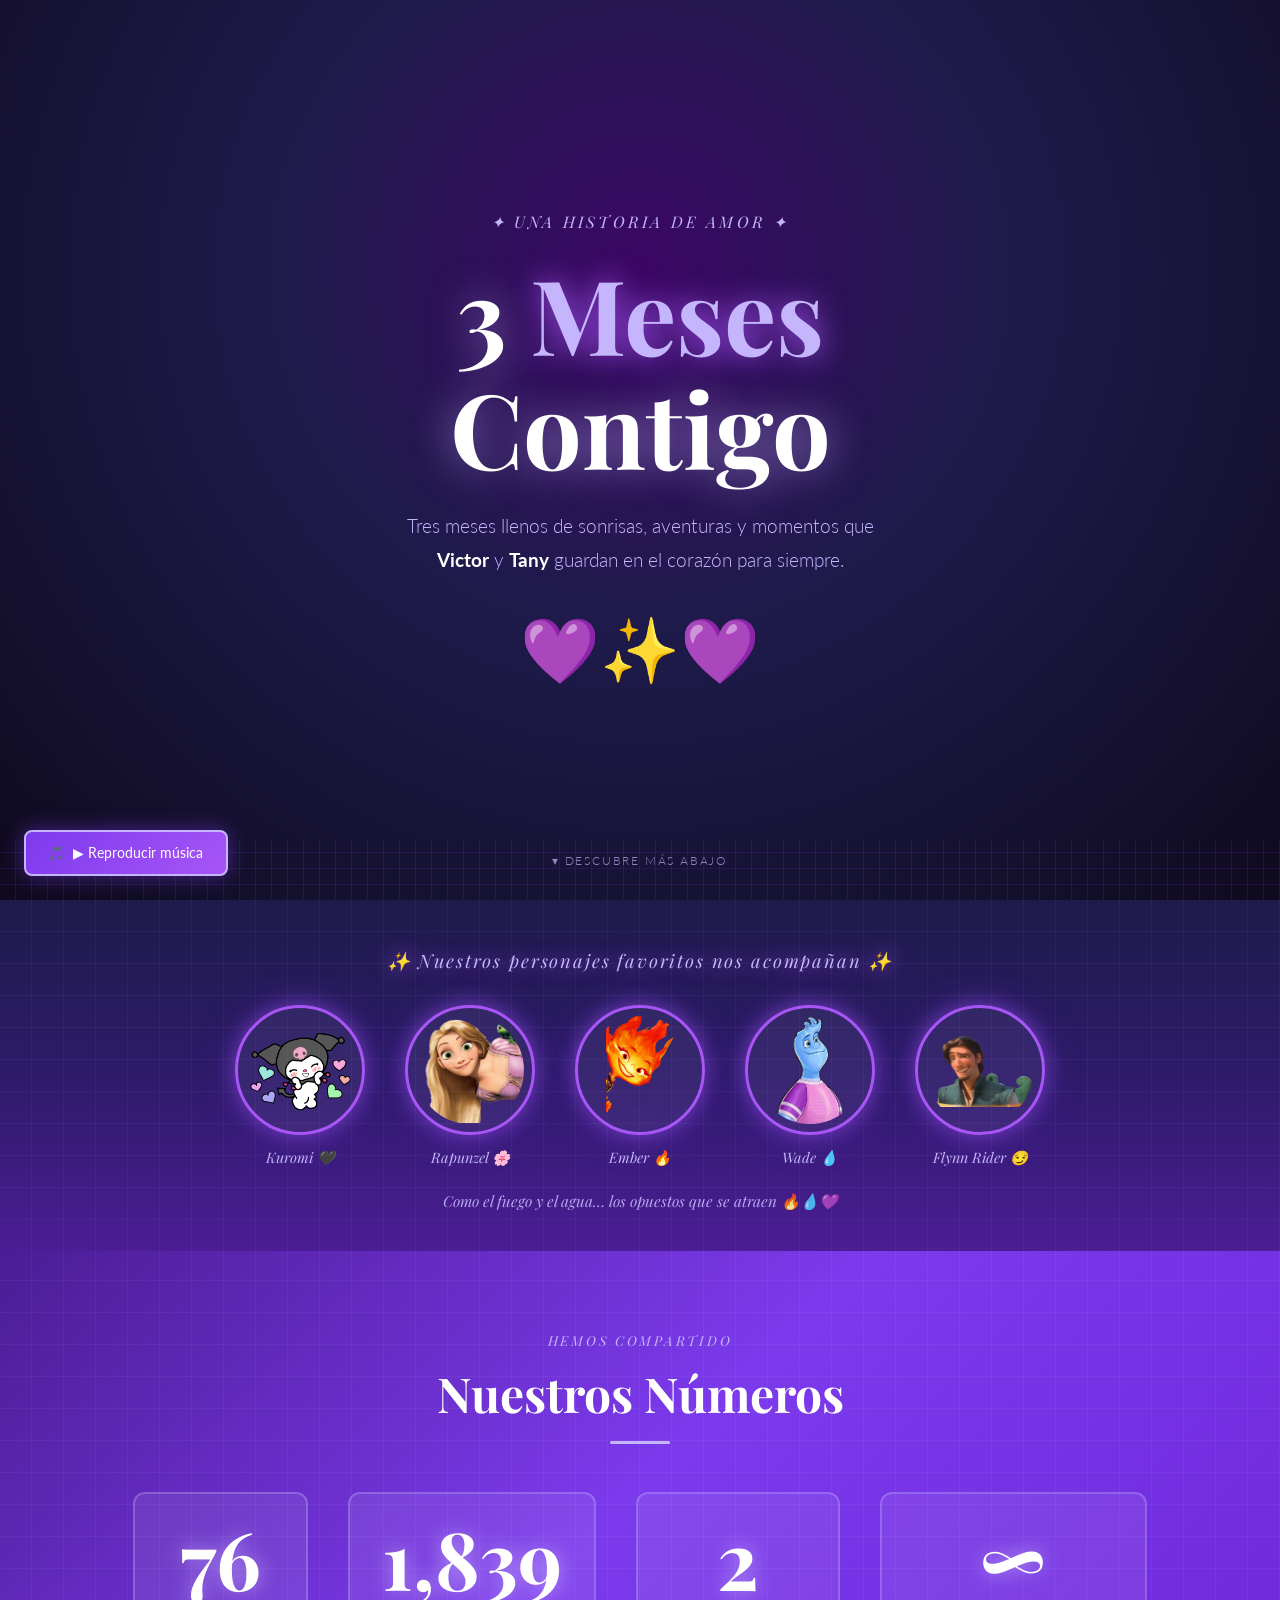
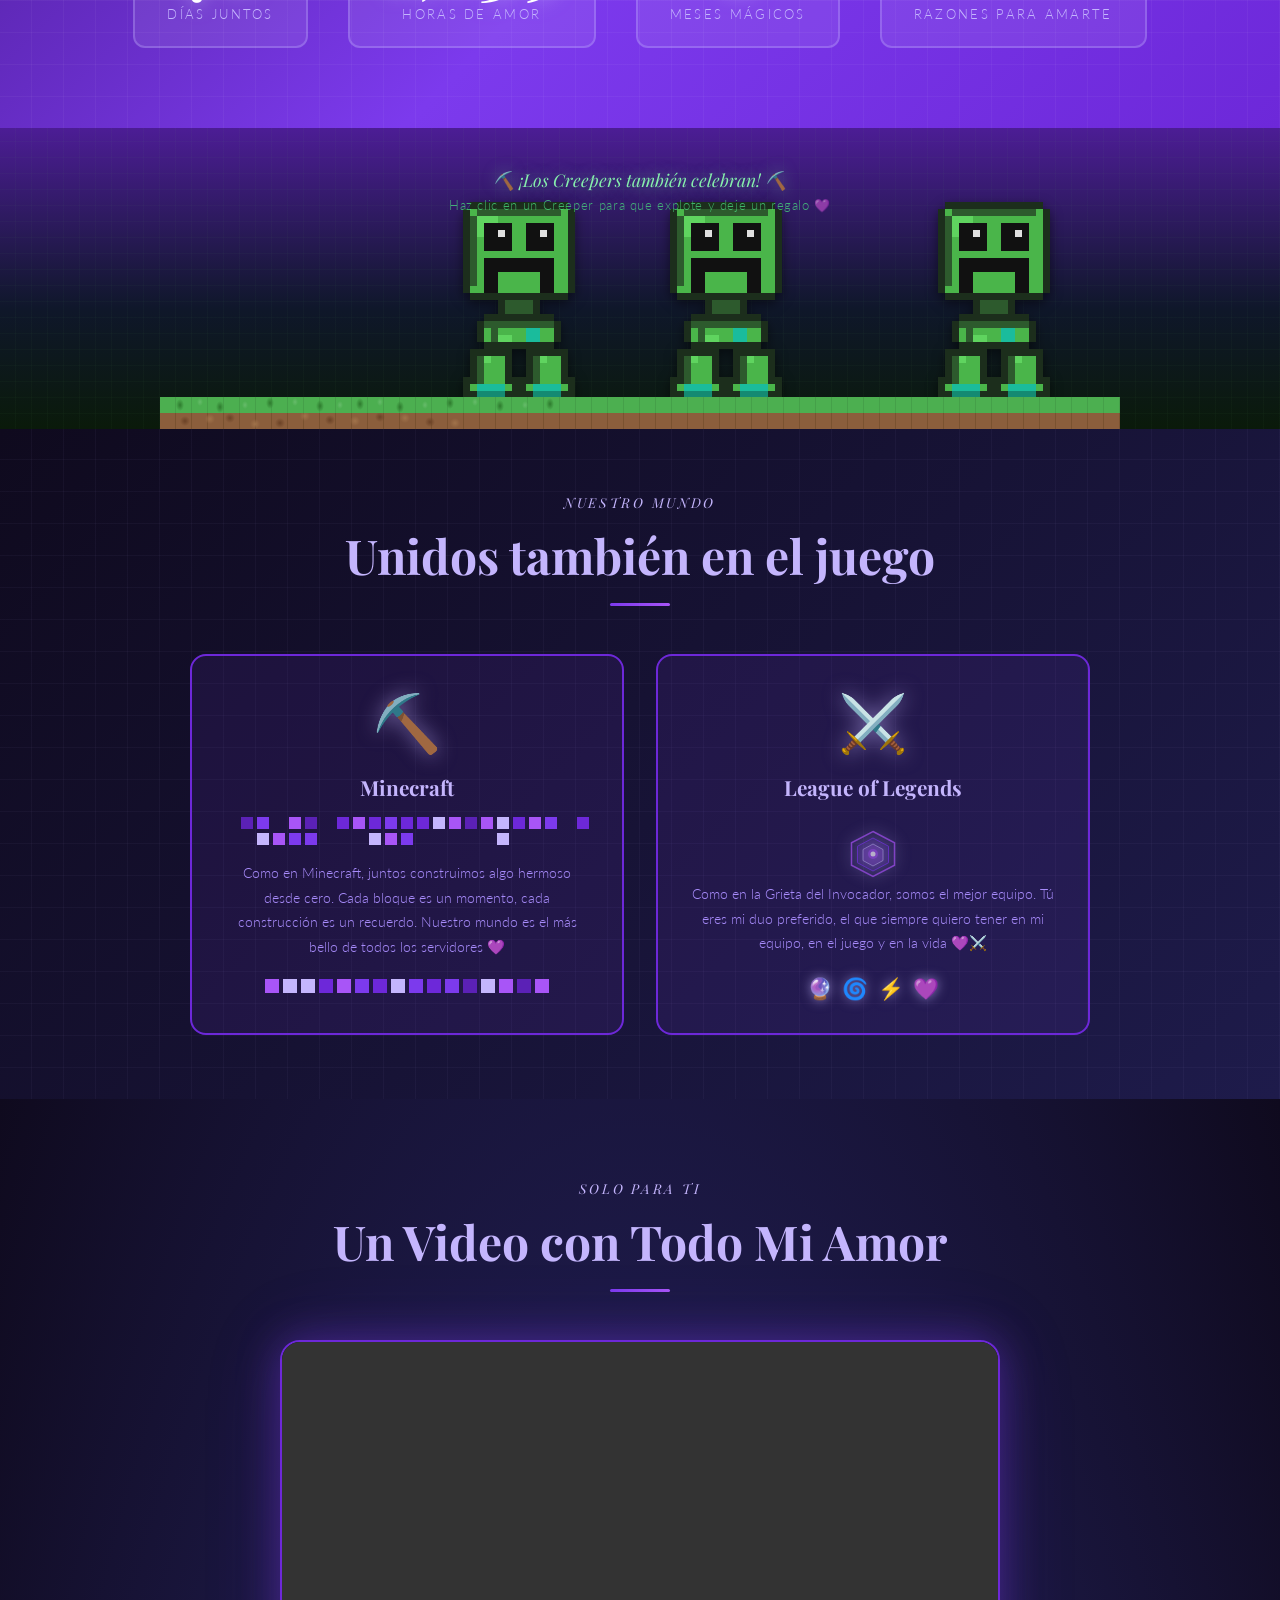
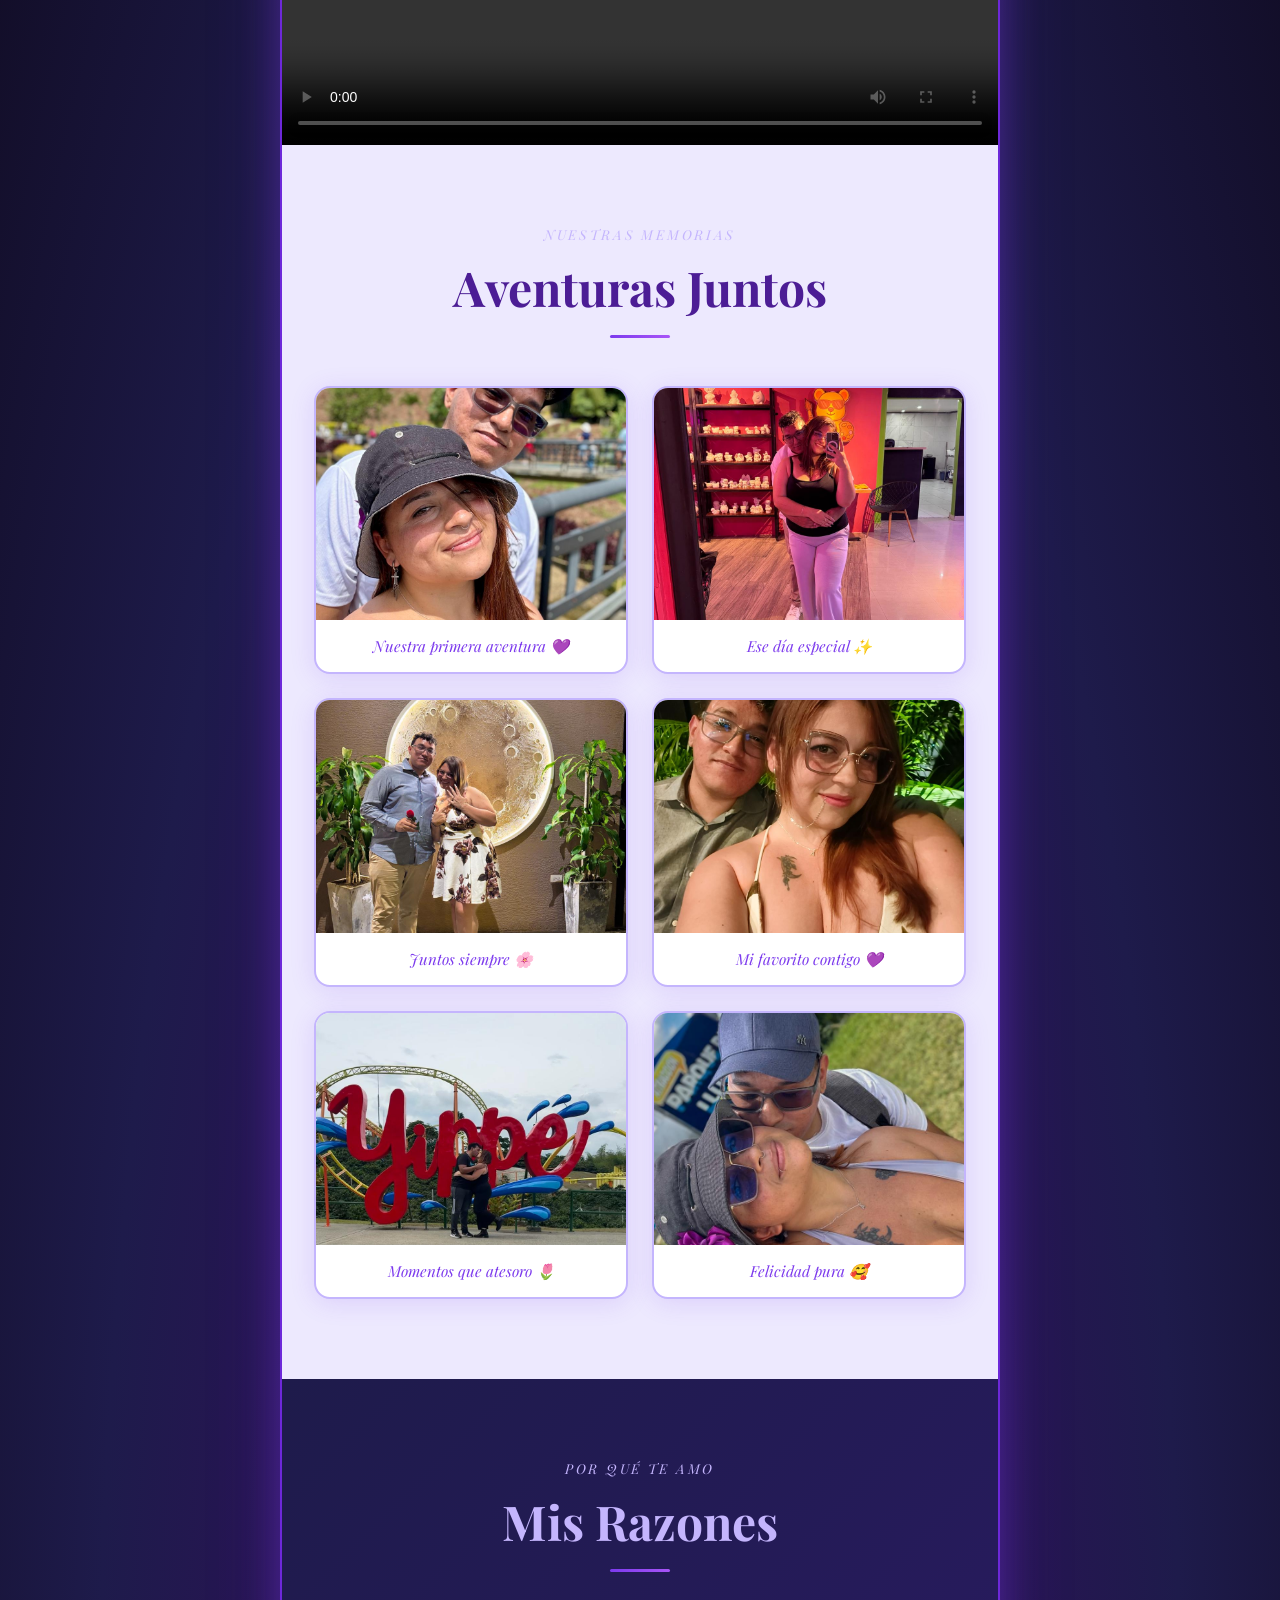
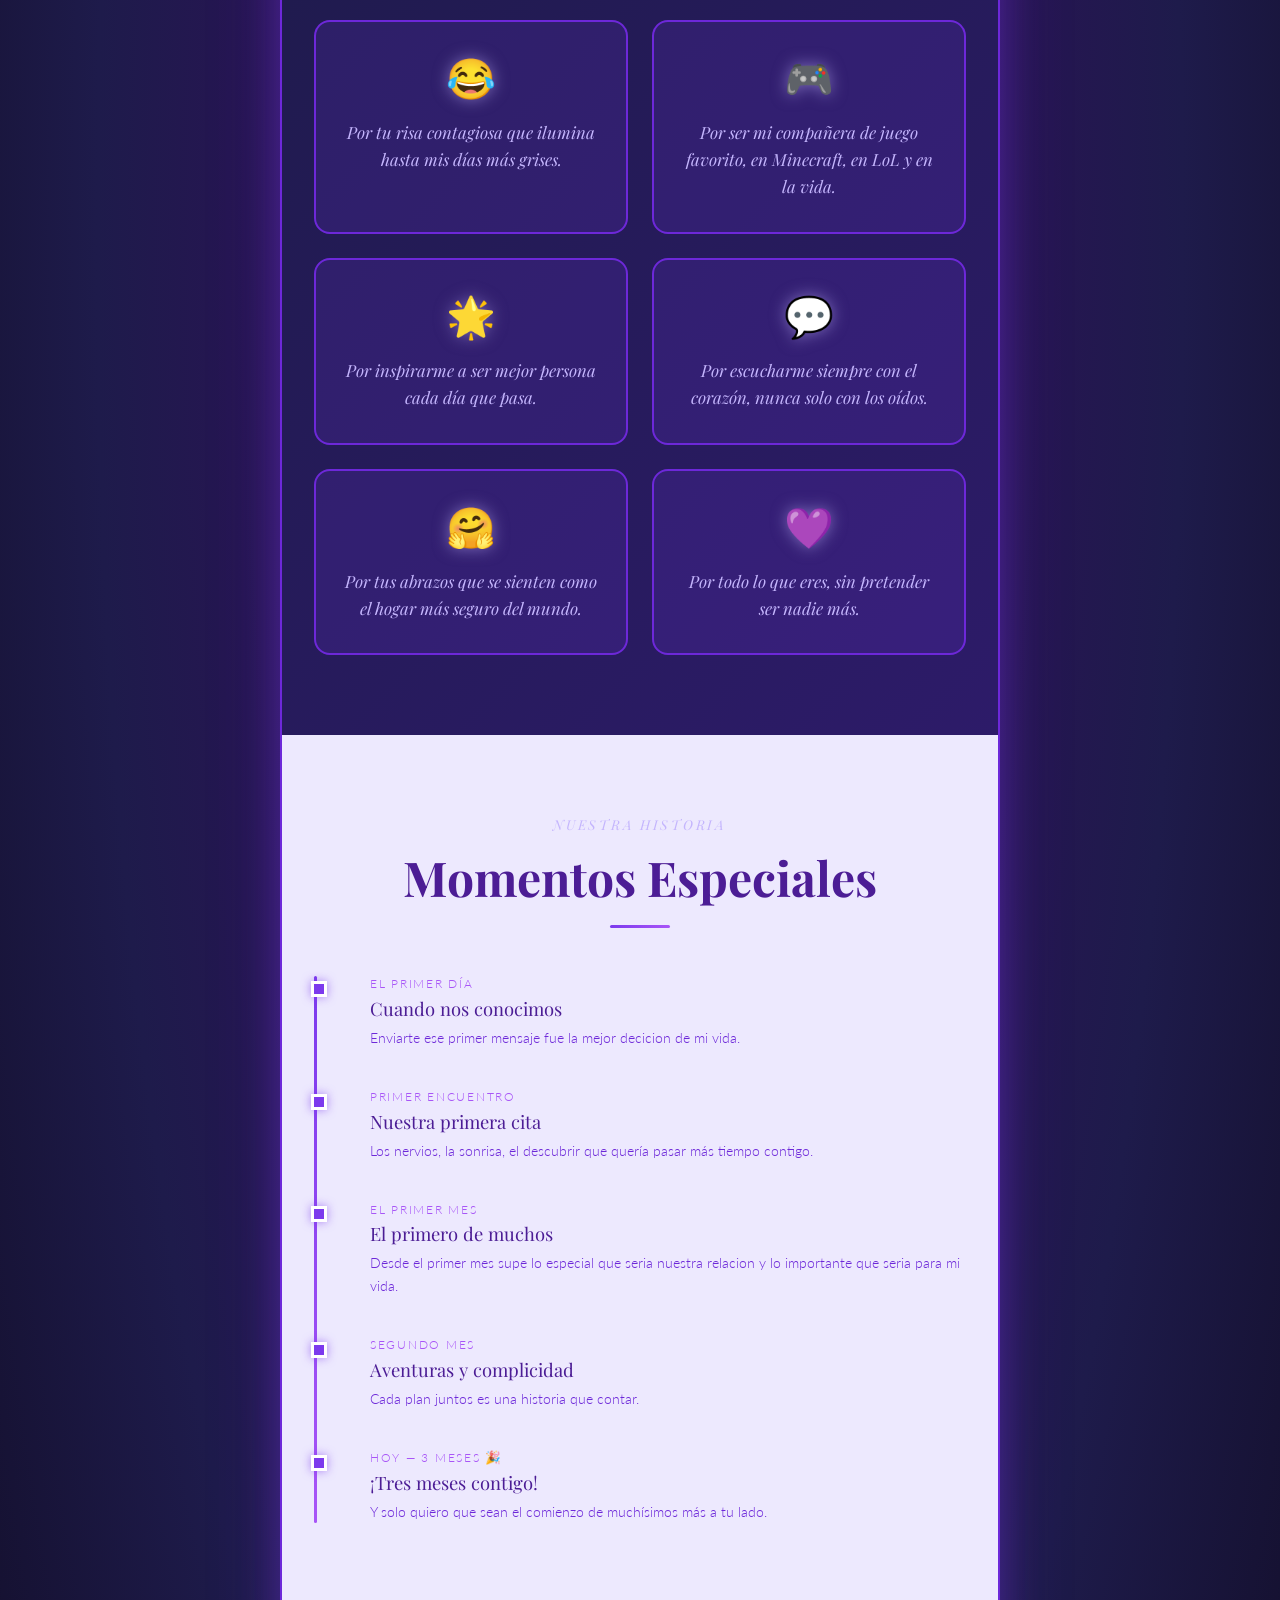
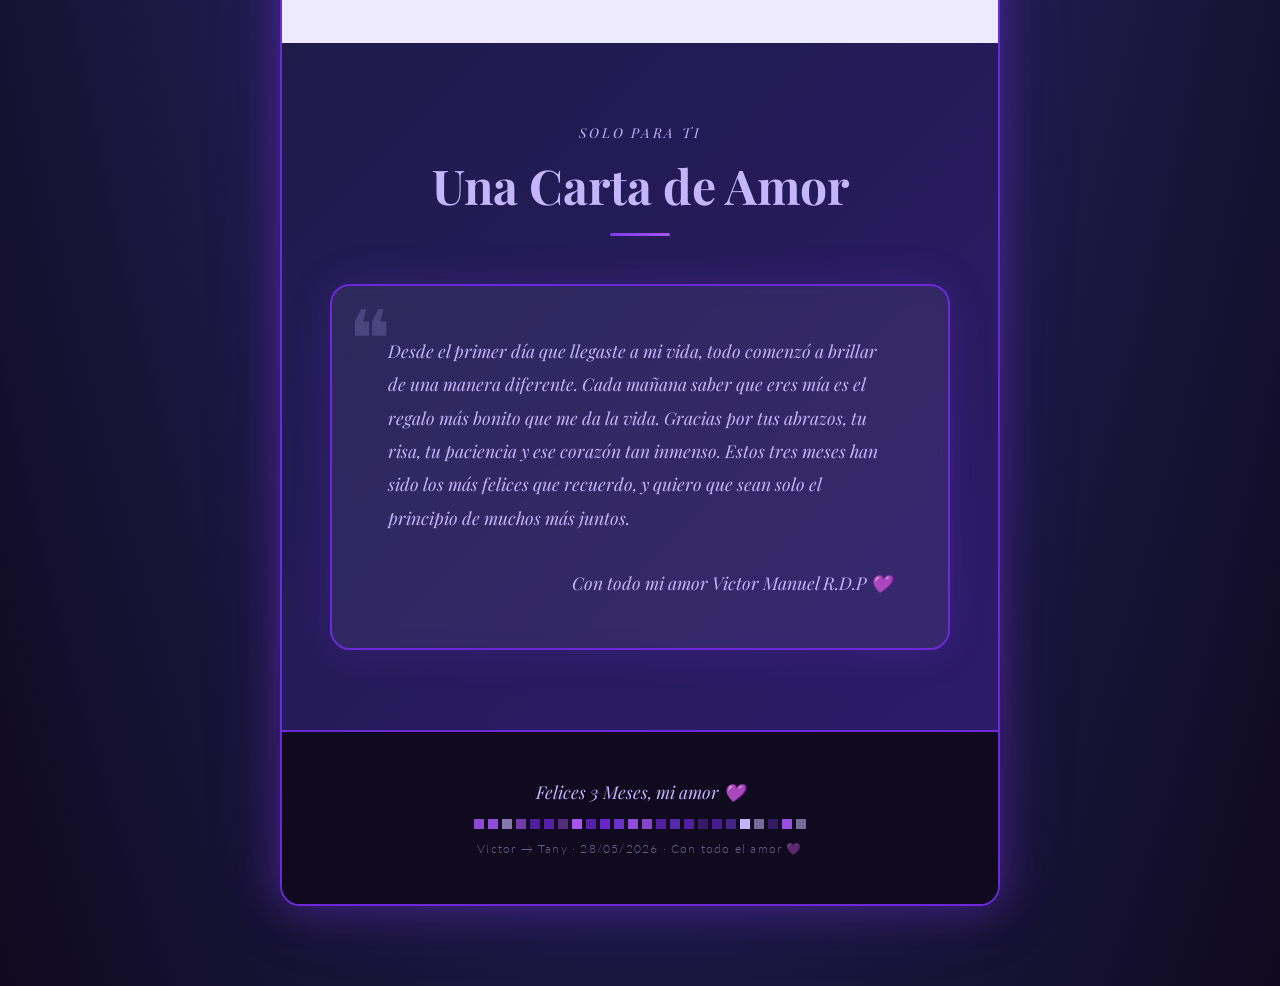
<file: index.html>
<!DOCTYPE html>
<html lang="es">
<head>
  <meta charset="UTF-8">
  <meta name="viewport" content="width=device-width, initial-scale=1.0">
  <title>3 Meses Contigo 💜</title>
  <link rel="preconnect" href="https://fonts.googleapis.com">
  <link href="https://fonts.googleapis.com/css2?family=Playfair+Display:ital,wght@0,400;0,700;1,400&family=Lato:wght@300;400&display=swap" rel="stylesheet">
  <link rel="stylesheet" href="css/style.css">
</head>
<body>

<!-- ═══════════════════════════════════════════
     AUDIO
     Pon tu canción en assets/audio/cancion.mp3
     ═══════════════════════════════════════════ -->
<audio id="bgMusic" loop>
  <source src="assets/audio/cancion.mp3" type="audio/mpeg">
</audio>

<!-- Fondo de estrellas pixel -->
<div class="pixel-bg" id="pixelBg"></div>

<!-- Botón música -->
<button class="music-btn" id="musicBtn" onclick="toggleMusic()">
  <span class="music-note">🎵</span>
  <span id="musicLabel">Pausar música</span>
</button>


<!-- ═══════════════════════════════════════════
     HERO
     EDITA: nombres en hero-sub
     ═══════════════════════════════════════════ -->
<section class="hero">
  <div class="hero-pixels"></div>
  <p class="hero-badge">✦ Una historia de amor ✦</p>
  <h1 class="hero-title">3 <span>Meses</span><br>Contigo</h1>

  <!-- ══ EDITA LOS NOMBRES ══ -->
  <p class="hero-sub">
    Tres meses llenos de sonrisas, aventuras y momentos que
    <strong>Victor</strong> y <strong>Tany</strong>
    guardan en el corazón para siempre.
  </p>

  <div class="heart-burst">💜✨💜</div>
  <p class="scroll-hint">▾ descubre más abajo</p>
</section>


<!-- ═══════════════════════════════════════════
     PERSONAJES FAVORITOS
     Imágenes en assets/images/
     ═══════════════════════════════════════════ -->
<div class="chars-strip">
  <p class="chars-title">✨ Nuestros personajes favoritos nos acompañan ✨</p>
  <div class="chars-row">

    <div class="char-wrap float-a">
      <img class="char-img" src="assets/images/kuromi.png" alt="Kuromi"
           onerror="this.style.background='#2b2b2b';this.style.borderColor='#cc0055'">
      <span class="char-label">Kuromi 🖤</span>
    </div>

    <div class="char-wrap float-b">
      <img class="char-img" src="assets/images/rapunzel.png" alt="Rapunzel"
           onerror="this.style.background='#9b59b6'">
      <span class="char-label">Rapunzel 🌸</span>
    </div>

    <div class="char-wrap float-c">
      <img class="char-img" src="assets/images/ember.png" alt="Ember"
           onerror="this.style.background='#e84118'">
      <span class="char-label">Ember 🔥</span>
    </div>

    <div class="char-wrap float-d">
      <img class="char-img" src="assets/images/wade.png" alt="Wade"
           onerror="this.style.background='#29b6f6'">
      <span class="char-label">Wade 💧</span>
    </div>

    <div class="char-wrap float-e">
      <img class="char-img" src="assets/images/flynn.png" alt="Flynn Rider"
           onerror="this.style.background='#5d4037'">
      <span class="char-label">Flynn Rider 😏</span>
    </div>

  </div>
  <div class="chars-couple">
    <p>Como el fuego y el agua… los opuestos que se atraen 🔥💧💜</p>
  </div>
</div>


<!-- ═══════════════════════════════════════════
     CONTADORES
     ═══════════════════════════════════════════ -->
<section class="counter-section">
  <p class="section-label">Hemos compartido</p>
  <h2 class="section-title">Nuestros Números</h2>
  <div class="section-rule"></div>
  <div class="counter-grid" id="counters">
    <div class="counter-item">
      <div class="counter-num" data-target="90">89</div>
      <div class="counter-label">Días juntos</div>
    </div>
    <div class="counter-item">
      <div class="counter-num" data-target="2160">2136</div>
      <div class="counter-label">Horas de amor</div>
    </div>
    <div class="counter-item">
      <div class="counter-num" data-target="3">3</div>
      <div class="counter-label">Meses mágicos</div>
    </div>
    <div class="counter-item">
      <div class="counter-num" data-target="0" data-special="true">∞</div>
      <div class="counter-label">Razones para amarte</div>
    </div>
  </div>
</section>


<!-- ═══════════════════════════════════════════
     CREEPERS DE MINECRAFT
     ═══════════════════════════════════════════ -->
<div class="creeper-zone" id="creeperZone">
  <p class="creeper-zone-title">⛏️ ¡Los Creepers también celebran! ⛏️</p>
  <p class="creeper-zone-sub">Haz clic en un Creeper para que explote y deje un regalo 💜</p>

  <!-- Campo de creepers (las nubes se inyectan aquí desde JS) -->
  <div class="creeper-field" id="creeperField">
    <!-- Suelo estilo Minecraft -->
    <div class="mc-ground">
      <div class="mc-ground-grass"></div>
      <div class="mc-ground-dirt"></div>
    </div>
  </div>
</div>


<!-- ═══════════════════════════════════════════
     GAMING — Minecraft & LoL
     EDITA: textos dentro de game-text
     ═══════════════════════════════════════════ -->
<section class="gaming-section">
  <p class="section-label" style="color:var(--purple-glow)">Nuestro mundo</p>
  <h2 class="section-title" style="color:var(--purple-glow)">Unidos también en el juego</h2>
  <div class="section-rule"></div>
  <div class="gaming-grid">

    <div class="game-card">
      <span class="game-logo">⛏️</span>
      <h3 class="game-title">Minecraft</h3>
      <div class="mc-pixels" id="mcHeart"></div>
      <!-- ══ EDITA ══ -->
      <p class="game-text" style="margin-top:1rem">
        Como en Minecraft, juntos construimos algo hermoso desde cero.
        Cada bloque es un momento, cada construcción es un recuerdo.
        Nuestro mundo es el más bello de todos los servidores 💜
      </p>
      <div class="mc-pixels" style="margin-top:1.2rem" id="mcBlocks"></div>
    </div>

    <div class="game-card">
      <span class="game-logo">⚔️</span>
      <h3 class="game-title">League of Legends</h3>
      <svg class="lol-rune" viewBox="0 0 100 100" xmlns="http://www.w3.org/2000/svg">
        <polygon points="50,5 93,27.5 93,72.5 50,95 7,72.5 7,27.5" fill="none" stroke="#a855f7" stroke-width="3"/>
        <polygon points="50,18 81,34.5 81,67.5 50,84 19,67.5 19,34.5" fill="rgba(124,58,237,.2)" stroke="#7c3aed" stroke-width="2"/>
        <polygon points="50,30 70,41 70,63 50,74 30,63 30,41" fill="rgba(168,85,247,.3)" stroke="#c4b5fd" stroke-width="1.5"/>
        <circle cx="50" cy="50" r="10" fill="#a855f7" opacity=".8"/>
        <circle cx="50" cy="50" r="5" fill="white" opacity=".9"/>
      </svg>
      <!-- ══ EDITA ══ -->
      <p class="game-text">
        Como en la Grieta del Invocador, somos el mejor equipo.
        Tú eres mi duo preferido, el que siempre quiero tener en mi equipo,
        en el juego y en la vida 💜⚔️
      </p>
      <div style="display:flex;justify-content:center;gap:.6rem;margin-top:1.2rem;font-size:1.3rem;filter:drop-shadow(0 0 6px rgba(196,181,253,.6))">
        <span>🔮</span><span>🌀</span><span>⚡</span><span>💜</span>
      </div>
    </div>

  </div>
</section>


<!-- ═══════════════════════════════════════════
     VIDEO ROMÁNTICO
     ═══════════════════════════════════════════ -->
<section class="video-section">
  <p class="section-label">Solo para ti</p>
  <h2 class="section-title">Un Video con Todo Mi Amor</h2>
  <div class="section-rule"></div>

  <div class="video-wrapper">
    
    <video controls>
      <source src="assets/video/mi-video.mp4" type="video/mp4">
    </video>
    <!--
    ══════════════════════════════════════════════════════
    OPCIÓN A — Video local (MP4 en tu proyecto)
    Sube el archivo a assets/video/ y descomenta:

    <video controls>
      <source src="assets/video/mi-video.mp4" type="video/mp4">
    </video>

    ══════════════════════════════════════════════════════
    OPCIÓN B — YouTube embed
    Reemplaza XXXXXXXXXXX con el ID del video:

    <iframe
      src="https://www.youtube.com/embed/XXXXXXXXXXX?rel=0"
      allow="accelerometer; autoplay; clipboard-write; encrypted-media; gyroscope; picture-in-picture"
      allowfullscreen>
    </iframe>

  </div>
</section>


<!-- ═══════════════════════════════════════════
     GALERÍA — SOLO LECTURA
     EDITA el array `photos` en js/main.js
     Agrega tus fotos a assets/images/ y pon
     la ruta en el campo src de cada elemento.
     ═══════════════════════════════════════════ -->
<section class="gallery-section">
  <p class="section-label">Nuestras memorias</p>
  <h2 class="section-title">Aventuras Juntos</h2>
  <div class="section-rule"></div>
  <div class="gallery-grid" id="galleryGrid"></div>
</section>


<!-- ═══════════════════════════════════════════
     RAZONES
     EDITA el array `reasons` en js/main.js
     ═══════════════════════════════════════════ -->
<section class="reasons-section">
  <p class="section-label">Por qué te amo</p>
  <h2 class="section-title" style="color:var(--purple-glow)">Mis Razones</h2>
  <div class="section-rule"></div>
  <div class="reasons-grid" id="reasonsGrid"></div>
</section>


<!-- ═══════════════════════════════════════════
     LÍNEA DE TIEMPO
     EDITA el array `timelineEvents` en js/main.js
     ═══════════════════════════════════════════ -->
<section class="timeline-section">
  <p class="section-label">Nuestra historia</p>
  <h2 class="section-title">Momentos Especiales</h2>
  <div class="section-rule"></div>
  <div class="timeline" id="timelineList"></div>
</section>


<!-- ═══════════════════════════════════════════
     CARTA DE AMOR
     EDITA el texto del párrafo y la firma
     ═══════════════════════════════════════════ -->
<section class="letter-section">
  <p class="section-label">Solo para ti</p>
  <h2 class="section-title" style="color:var(--purple-glow)">Una Carta de Amor</h2>
  <div class="section-rule"></div>
  <div class="letter">
    <!-- ══ EDITA LA CARTA ══ -->
    <p>
      Desde el primer día que llegaste a mi vida, todo comenzó a brillar de una manera
      diferente. Cada mañana saber que eres mía es el regalo más bonito que me da
      la vida. Gracias por tus abrazos, tu risa, tu paciencia y ese corazón tan inmenso.
      Estos tres meses han sido los más felices que recuerdo, y quiero que sean solo el
      principio de muchos más juntos.
    </p>
    <!-- ══ EDITA LA FIRMA ══ -->
    <p class="letter-sig">Con todo mi amor Victor Manuel R.D.P 💜</p>
  </div>
</section>


<!-- ═══════════════════════════════════════════
     FOOTER
     EDITA: mensaje, nombres y fecha
     ═══════════════════════════════════════════ -->
<footer>
  <!-- ══ EDITA ══ -->
  <p>Felices 3 Meses, mi amor 💜</p>
  <div class="footer-pixels" id="footerPixels"></div>
  <small>Victor → Tany · 28/05/2026 · Con todo el amor 💜</small>
</footer>

<script type="module" src="js/main.js"></script>
</body>
</html>
</file>
<file: css/style.css>
/* ═══════════════════════════════════════════════════════
   style.css — 3 Meses Contigo
   Tema morado + pixel Minecraft
   ═══════════════════════════════════════════════════════ */
*,*::before,*::after{box-sizing:border-box;margin:0;padding:0}
:root{
  --purple:       #7c3aed;
  --purple-light: #a855f7;
  --purple-dark:  #4c1d95;
  --purple-glow:  #c4b5fd;
  --purple-soft:  #ede9fe;
  --purple-mid:   #6d28d9;
  --cream:        #faf5ff;
  --text:         #2d1b69;
}
html{scroll-behavior:smooth}
body{background:var(--cream);color:var(--text);font-family:'Lato',sans-serif;font-weight:300;overflow-x:hidden}

/* ── PIXEL STARS ── */
.pixel-bg{position:fixed;top:0;left:0;width:100%;height:100%;pointer-events:none;z-index:0;overflow:hidden}
.pixel-star{position:absolute;image-rendering:pixelated;border-radius:0;opacity:0;animation:twinkle linear infinite}
@keyframes twinkle{0%,100%{opacity:0;transform:scale(1)}50%{opacity:.9;transform:scale(1.6)}}
.petal{position:absolute;top:-20px;image-rendering:pixelated;border-radius:0;animation:fall linear infinite}
@keyframes fall{0%{transform:translateY(0) rotate(0deg);opacity:0}5%{opacity:.8}85%{opacity:.5}100%{transform:translateY(110vh) rotate(540deg) translateX(40px);opacity:0}}

/* ── MUSIC BTN ── */
.music-btn{position:fixed;bottom:1.5rem;left:1.5rem;background:linear-gradient(135deg,var(--purple),var(--purple-light));color:#fff;border:2px solid var(--purple-glow);border-radius:8px;padding:.8rem 1.4rem;font-size:.85rem;cursor:pointer;z-index:200;box-shadow:0 0 20px rgba(124,58,237,.5);font-family:'Lato',sans-serif;transition:transform .2s,box-shadow .2s;display:flex;align-items:center;gap:.5rem;user-select:none}
.music-btn:hover{transform:scale(1.06);box-shadow:0 0 30px rgba(168,85,247,.7)}
.music-note{display:inline-block}
.music-btn.playing .music-note{animation:spin-note 1.5s linear infinite}
@keyframes spin-note{0%{transform:rotate(0)}100%{transform:rotate(360deg)}}

/* ── HERO ── */
.hero{position:relative;min-height:100vh;display:flex;flex-direction:column;align-items:center;justify-content:center;text-align:center;padding:2rem;z-index:1;background:radial-gradient(ellipse at 50% 30%,#3b0764 0%,#1e1b4b 40%,#0f0a1e 100%)}
.hero-pixels{position:absolute;bottom:0;left:0;right:0;height:60px;background:repeating-linear-gradient(90deg,transparent 0,transparent 15px,rgba(124,58,237,.15) 15px,rgba(124,58,237,.15) 16px),repeating-linear-gradient(0deg,transparent 0,transparent 15px,rgba(124,58,237,.15) 15px,rgba(124,58,237,.15) 16px);pointer-events:none}
.hero-badge{font-family:'Playfair Display',serif;font-style:italic;font-size:clamp(.85rem,2vw,1rem);color:var(--purple-glow);letter-spacing:.2em;text-transform:uppercase;margin-bottom:1.5rem;opacity:0;animation:fadeUp .8s .3s ease forwards}
.hero-title{font-family:'Playfair Display',serif;font-size:clamp(3rem,9vw,6.5rem);line-height:1.1;color:#fff;opacity:0;animation:fadeUp .9s .5s ease forwards;text-shadow:0 0 40px rgba(196,181,253,.6)}
.hero-title span{color:var(--purple-glow);text-shadow:0 0 30px var(--purple-light)}
.hero-sub{font-size:clamp(1rem,2.5vw,1.2rem);color:var(--purple-glow);margin-top:1.5rem;max-width:500px;line-height:1.8;opacity:0;animation:fadeUp .9s .8s ease forwards}
.hero-sub strong{color:#fff}
.heart-burst{font-size:clamp(2.5rem,7vw,4rem);margin-top:2rem;opacity:0;animation:fadeUp .8s 1s ease forwards,heartbeat 1.6s 1.8s ease-in-out infinite}
@keyframes heartbeat{0%,100%{transform:scale(1)}14%{transform:scale(1.2)}28%{transform:scale(1)}42%{transform:scale(1.15)}56%{transform:scale(1)}}
.scroll-hint{position:absolute;bottom:2rem;left:50%;transform:translateX(-50%);font-size:.75rem;letter-spacing:.15em;color:var(--purple-glow);text-transform:uppercase;animation:bounce 2s 2s ease-in-out infinite;opacity:.7}
@keyframes bounce{0%,100%{transform:translateX(-50%) translateY(0)}50%{transform:translateX(-50%) translateY(8px)}}
@keyframes fadeUp{from{opacity:0;transform:translateY(28px)}to{opacity:1;transform:translateY(0)}}

/* ── CHARACTERS ── */
.chars-strip{position:relative;z-index:2;background:linear-gradient(180deg,#1e1b4b 0%,#2d1b69 50%,var(--purple-dark) 100%);padding:3rem 1rem 2rem;overflow:hidden}
.chars-strip::before{content:"";position:absolute;inset:0;pointer-events:none;background:repeating-linear-gradient(90deg,transparent 0,transparent 31px,rgba(196,181,253,.05) 31px,rgba(196,181,253,.05) 32px),repeating-linear-gradient(0deg,transparent 0,transparent 31px,rgba(196,181,253,.05) 31px,rgba(196,181,253,.05) 32px)}
.chars-title{text-align:center;font-family:'Playfair Display',serif;font-style:italic;color:var(--purple-glow);font-size:1.15rem;margin-bottom:2rem;letter-spacing:.1em;text-shadow:0 0 20px var(--purple-light)}
.chars-row{display:flex;justify-content:center;align-items:flex-end;gap:2.5rem;flex-wrap:wrap;padding:0 1rem}
.char-wrap{display:flex;flex-direction:column;align-items:center;gap:.75rem}
.char-img{width:130px;height:130px;object-fit:contain;border-radius:50%;border:3px solid var(--purple-light);box-shadow:0 0 20px rgba(168,85,247,.5),0 0 40px rgba(124,58,237,.3);background:rgba(255,255,255,.05);padding:8px}
.char-label{font-family:'Playfair Display',serif;font-style:italic;font-size:.9rem;color:var(--purple-glow)}
.float-a{animation:floatA 3.4s ease-in-out infinite}
.float-b{animation:floatB 3.8s ease-in-out infinite}
.float-c{animation:floatC 3.1s ease-in-out infinite}
.float-d{animation:floatD 4.0s ease-in-out infinite}
.float-e{animation:floatE 3.5s ease-in-out infinite}
@keyframes floatA{0%,100%{transform:translateY(0)}50%{transform:translateY(-14px)}}
@keyframes floatB{0%,100%{transform:translateY(0)}50%{transform:translateY(-10px) rotate(3deg)}}
@keyframes floatC{0%,100%{transform:translateY(0) rotate(-2deg)}50%{transform:translateY(-16px) rotate(2deg)}}
@keyframes floatD{0%,100%{transform:translateY(0)}50%{transform:translateY(-12px) rotate(-2deg)}}
@keyframes floatE{0%,100%{transform:translateY(0) scale(1)}50%{transform:translateY(-13px) scale(1.04)}}
.chars-couple{text-align:center;margin-top:1.5rem;padding-bottom:.5rem}
.chars-couple p{font-family:'Playfair Display',serif;font-style:italic;font-size:.95rem;color:var(--purple-glow);opacity:.9}

/* ══════════════════════════════════════
   CREEPER ZONE
   ══════════════════════════════════════ */
.creeper-zone{
  position:relative; z-index:2;
  background:linear-gradient(180deg,var(--purple-dark) 0%,#0f172a 60%,#0a1a0a 100%);
  padding:2.5rem 1rem 0; overflow:hidden; min-height:280px;
}
/* Grid de fondo (cielo Minecraft) */
.creeper-zone::before{
  content:""; position:absolute; inset:0; pointer-events:none;
  background:
    repeating-linear-gradient(90deg,transparent 0,transparent 15px,rgba(100,200,100,.03) 15px,rgba(100,200,100,.03) 16px),
    repeating-linear-gradient(0deg,transparent 0,transparent 15px,rgba(100,200,100,.03) 15px,rgba(100,200,100,.03) 16px);
}
.creeper-zone-title{text-align:center;font-family:'Playfair Display',serif;font-style:italic;color:#86efac;font-size:1.1rem;margin-bottom:.4rem;text-shadow:0 0 15px rgba(134,239,172,.5);position:relative;z-index:4}
.creeper-zone-sub{text-align:center;font-size:.8rem;color:#4ade80;opacity:.75;margin-bottom:1rem;letter-spacing:.05em;position:relative;z-index:4}

/* Campo donde caminan los creepers */
.creeper-field{position:relative;height:200px;width:100%;max-width:960px;margin:0 auto}

/* ── SUELO MINECRAFT (cesped pixel art) ── */
.mc-ground{
  position:absolute; bottom:0; left:0; right:0; height:32px;
  overflow:hidden; z-index:2;
}
/* Fila superior = hierba verde */
.mc-ground-grass{
  position:absolute; bottom:16px; left:0; right:0; height:16px;
  background:
    repeating-linear-gradient(
      90deg,
      #4CAF50 0px, #4CAF50 15px,
      #45a049 15px,#45a049 16px
    );
  image-rendering:pixelated;
}
/* Variación de manchas oscuras y claras en la hierba */
.mc-ground-grass::after{
  content:"";
  position:absolute; inset:0;
  background:
    /* manchas oscuras */
    radial-gradient(ellipse 4px 6px at 20px 8px,  #2d7a2d 0%,transparent 100%),
    radial-gradient(ellipse 4px 6px at 60px 10px, #2d7a2d 0%,transparent 100%),
    radial-gradient(ellipse 4px 6px at 110px 6px, #2d7a2d 0%,transparent 100%),
    radial-gradient(ellipse 4px 6px at 160px 9px, #2d7a2d 0%,transparent 100%),
    radial-gradient(ellipse 4px 6px at 200px 7px, #2d7a2d 0%,transparent 100%),
    radial-gradient(ellipse 4px 6px at 240px 10px,#2d7a2d 0%,transparent 100%),
    radial-gradient(ellipse 4px 6px at 290px 6px, #2d7a2d 0%,transparent 100%),
    radial-gradient(ellipse 4px 6px at 340px 9px, #2d7a2d 0%,transparent 100%),
    radial-gradient(ellipse 4px 6px at 390px 7px, #2d7a2d 0%,transparent 100%),
    /* manchas claras */
    radial-gradient(ellipse 3px 4px at 40px 5px,  #66bb6a 0%,transparent 100%),
    radial-gradient(ellipse 3px 4px at 85px 8px,  #66bb6a 0%,transparent 100%),
    radial-gradient(ellipse 3px 4px at 135px 5px, #66bb6a 0%,transparent 100%),
    radial-gradient(ellipse 3px 4px at 180px 8px, #66bb6a 0%,transparent 100%),
    radial-gradient(ellipse 3px 4px at 220px 5px, #66bb6a 0%,transparent 100%),
    radial-gradient(ellipse 3px 4px at 265px 8px, #66bb6a 0%,transparent 100%),
    radial-gradient(ellipse 3px 4px at 315px 5px, #66bb6a 0%,transparent 100%),
    radial-gradient(ellipse 3px 4px at 365px 8px, #66bb6a 0%,transparent 100%);
  image-rendering:pixelated;
}
/* Fila inferior = tierra */
.mc-ground-dirt{
  position:absolute; bottom:0; left:0; right:0; height:16px;
  background:
    repeating-linear-gradient(
      90deg,
      #8B5E3C 0px, #8B5E3C 15px,
      #7a5230 15px,#7a5230 16px
    );
  image-rendering:pixelated;
}
.mc-ground-dirt::after{
  content:"";
  position:absolute; inset:0;
  background:
    radial-gradient(ellipse 5px 5px at 25px 8px,  #6b4226 0%,transparent 100%),
    radial-gradient(ellipse 5px 5px at 70px 5px,  #6b4226 0%,transparent 100%),
    radial-gradient(ellipse 5px 5px at 120px 10px,#6b4226 0%,transparent 100%),
    radial-gradient(ellipse 5px 5px at 170px 7px, #6b4226 0%,transparent 100%),
    radial-gradient(ellipse 5px 5px at 220px 4px, #6b4226 0%,transparent 100%),
    radial-gradient(ellipse 5px 5px at 270px 9px, #6b4226 0%,transparent 100%),
    radial-gradient(ellipse 5px 5px at 50px 6px,  #a0724a 0%,transparent 100%),
    radial-gradient(ellipse 5px 5px at 95px 11px, #a0724a 0%,transparent 100%),
    radial-gradient(ellipse 5px 5px at 145px 3px, #a0724a 0%,transparent 100%),
    radial-gradient(ellipse 5px 5px at 195px 8px, #a0724a 0%,transparent 100%),
    radial-gradient(ellipse 5px 5px at 245px 5px, #a0724a 0%,transparent 100%),
    radial-gradient(ellipse 5px 5px at 295px 10px,#a0724a 0%,transparent 100%);
  image-rendering:pixelated;
}

/* ── Creeper animations ── */
.creeper-wrap{position:absolute;bottom:24px;cursor:pointer;user-select:none;transition:left .016s linear}
.creeper-walk{animation:cWalk .45s steps(2) infinite}
@keyframes cWalk{0%,100%{transform:translateY(0)}50%{transform:translateY(-4px)}}
.creeper-flash{animation:cFlash .14s steps(1) infinite}
@keyframes cFlash{0%,100%{filter:brightness(1) drop-shadow(0 0 5px #4ab54a)}50%{filter:brightness(6) drop-shadow(0 0 20px #fff)}}

/* Explosión y regalo */
.c-explosion{position:absolute;border-radius:50%;pointer-events:none;transform:translate(-50%,-50%);animation:cBoom .55s ease-out forwards;background:radial-gradient(circle,rgba(255,220,50,.95) 0%,rgba(239,68,68,.8) 35%,rgba(124,58,237,.4) 65%,transparent 100%)}
@keyframes cBoom{0%{width:0;height:0;opacity:1}100%{width:220px;height:220px;opacity:0}}
.c-egg{position:absolute;font-size:1.8rem;pointer-events:none;animation:cEgg 1.4s cubic-bezier(.4,0,.2,1) forwards}
@keyframes cEgg{0%{transform:translateY(-40px) scale(.4);opacity:1}55%{transform:translateY(0) scale(1.2)}70%{transform:translateY(-8px) scale(.95)}85%{transform:translateY(0) scale(1)}100%{transform:translateY(0) scale(1);opacity:1}}

/* Nubes pixel */
.pixel-cloud{position:absolute;pointer-events:none;z-index:3}

/* ── GAMING ── */
.gaming-section{position:relative;z-index:1;padding:4rem 2rem;background:linear-gradient(135deg,#0f0a1e 0%,#1e1b4b 100%);overflow:hidden}
.gaming-section::before{content:"";position:absolute;inset:0;pointer-events:none;background:repeating-linear-gradient(90deg,transparent 0,transparent 31px,rgba(196,181,253,.04) 31px,rgba(196,181,253,.04) 32px),repeating-linear-gradient(0deg,transparent 0,transparent 31px,rgba(196,181,253,.04) 31px,rgba(196,181,253,.04) 32px)}
.gaming-grid{max-width:900px;margin:0 auto;display:grid;grid-template-columns:1fr 1fr;gap:2rem}
.game-card{background:rgba(124,58,237,.1);border:2px solid var(--purple-mid);border-radius:16px;padding:2rem;text-align:center;position:relative;overflow:hidden;transition:transform .3s,box-shadow .3s}
.game-card:hover{transform:translateY(-6px);box-shadow:0 0 30px rgba(168,85,247,.4)}
.game-logo{font-size:3.5rem;margin-bottom:1rem;display:block;filter:drop-shadow(0 0 10px rgba(196,181,253,.6))}
.game-title{font-family:'Playfair Display',serif;font-size:1.3rem;color:var(--purple-glow);margin-bottom:.75rem}
.game-text{font-size:.9rem;color:#a78bfa;line-height:1.7}
.mc-pixels{display:flex;flex-wrap:wrap;gap:4px;justify-content:center;margin-top:1rem}
.mc-pixel{width:12px;height:12px;image-rendering:pixelated;border-radius:0}
.lol-rune{width:50px;height:50px;margin:1rem auto 0;opacity:.7;filter:drop-shadow(0 0 8px rgba(196,181,253,.8))}

/* ── VIDEO ── */
.video-section{position:relative;z-index:1;padding:5rem 2rem;background:radial-gradient(ellipse at 50% 50%,#3b0764 0%,#1e1b4b 60%,#0f0a1e 100%)}
.video-section .section-title,.video-section .section-label{color:var(--purple-glow)}
.video-wrapper{max-width:720px;margin:0 auto;background:rgba(0,0,0,.4);border:2px solid var(--purple-mid);border-radius:20px;overflow:hidden;box-shadow:0 0 40px rgba(124,58,237,.4),0 0 80px rgba(124,58,237,.15)}
.video-wrapper video,.video-wrapper iframe{width:100%;aspect-ratio:16/9;display:block;border:none}
.video-placeholder{aspect-ratio:16/9;width:100%;display:flex;flex-direction:column;align-items:center;justify-content:center;gap:1rem;background:linear-gradient(135deg,rgba(124,58,237,.2),rgba(76,29,149,.3));padding:2rem}
.video-placeholder-icon{font-size:4rem;filter:drop-shadow(0 0 15px rgba(196,181,253,.7));animation:heartbeat 2s ease-in-out infinite}
.video-placeholder-text{font-family:'Playfair Display',serif;font-style:italic;color:var(--purple-glow);font-size:1.05rem;text-align:center;line-height:1.6}
.video-placeholder-hint{font-size:.78rem;color:#a78bfa;text-align:center;line-height:1.8;max-width:420px}
.video-placeholder-hint code{background:rgba(124,58,237,.35);padding:.15rem .4rem;border-radius:4px;font-family:monospace;font-size:.72rem;color:var(--purple-glow)}

/* ── SHARED ── */
section{position:relative;z-index:1;padding:5rem 2rem}
.section-label{font-family:'Playfair Display',serif;font-style:italic;font-size:.85rem;color:var(--purple-light);letter-spacing:.2em;text-transform:uppercase;text-align:center;margin-bottom:.75rem}
.section-title{font-family:'Playfair Display',serif;font-size:clamp(1.8rem,5vw,3rem);text-align:center;color:var(--purple);margin-bottom:1rem}
.section-rule{width:60px;height:3px;background:linear-gradient(90deg,var(--purple),var(--purple-light));margin:0 auto 3rem;border-radius:2px}

/* ── GALLERY (solo lectura) ── */
.gallery-section{background:var(--purple-soft)}
.gallery-section .section-title{color:var(--purple-dark)}
.gallery-grid{max-width:960px;margin:0 auto;display:grid;grid-template-columns:repeat(auto-fit,minmax(260px,1fr));gap:1.5rem}
.photo-card{background:#fff;border-radius:16px;overflow:hidden;box-shadow:0 4px 24px rgba(124,58,237,.15);border:2px solid var(--purple-glow);transition:transform .35s,box-shadow .35s}
.photo-card:hover{transform:translateY(-6px) rotate(.5deg);box-shadow:0 12px 40px rgba(124,58,237,.3)}
.photo-slot{width:100%;aspect-ratio:4/3;overflow:hidden;background:linear-gradient(135deg,#ede9fe,#ddd6fe);display:flex;align-items:center;justify-content:center}
.photo-slot img{width:100%;height:100%;object-fit:cover;display:block}
.photo-placeholder{display:flex;flex-direction:column;align-items:center;gap:.5rem;color:var(--purple-light)}
.photo-placeholder span{font-size:2.8rem}
.photo-placeholder p{font-size:.75rem;letter-spacing:.06em;text-align:center;opacity:.8}
.photo-caption{padding:1rem 1.25rem;font-family:'Playfair Display',serif;font-style:italic;font-size:.95rem;color:var(--purple);text-align:center}

/* ── REASONS ── */
.reasons-section{background:linear-gradient(135deg,#1e1b4b,#2d1b69)}
.reasons-section .section-title,.reasons-section .section-label{color:var(--purple-glow)}
.reasons-grid{max-width:860px;margin:0 auto;display:grid;grid-template-columns:repeat(auto-fit,minmax(240px,1fr));gap:1.5rem}
.reason-card{background:rgba(124,58,237,.15);border-radius:16px;padding:2rem 1.5rem;text-align:center;border:2px solid var(--purple-mid);transition:transform .3s,box-shadow .3s}
.reason-card:hover{transform:scale(1.04);box-shadow:0 0 20px rgba(168,85,247,.35)}
.reason-emoji{font-size:2.5rem;margin-bottom:1rem;display:block;filter:drop-shadow(0 0 8px rgba(196,181,253,.5))}
.reason-text{font-family:'Playfair Display',serif;font-style:italic;font-size:1.05rem;color:var(--purple-glow);line-height:1.6}

/* ── TIMELINE ── */
.timeline-section{background:var(--purple-soft)}
.timeline-section .section-title{color:var(--purple-dark)}
.timeline{max-width:660px;margin:0 auto;position:relative;padding-left:2rem}
.timeline::before{content:"";position:absolute;left:0;top:0;bottom:0;width:3px;background:linear-gradient(to bottom,var(--purple),var(--purple-light));border-radius:2px}
.timeline-item{position:relative;margin-bottom:2.5rem;padding-left:1.5rem;opacity:0;transform:translateX(-20px);transition:opacity .6s,transform .6s}
.timeline-item.visible{opacity:1;transform:translateX(0)}
.timeline-dot{position:absolute;left:-2.2rem;top:.3rem;width:16px;height:16px;background:var(--purple);border:3px solid #fff;border-radius:0;box-shadow:0 0 10px rgba(124,58,237,.6);image-rendering:pixelated}
.timeline-date{font-size:.78rem;letter-spacing:.14em;text-transform:uppercase;color:var(--purple-light);margin-bottom:.3rem}
.timeline-event{font-family:'Playfair Display',serif;font-size:1.15rem;color:var(--purple-dark);margin-bottom:.3rem}
.timeline-desc{font-size:.9rem;color:#6d28d9;line-height:1.6}

/* ── LETTER ── */
.letter-section{background:linear-gradient(135deg,#1e1b4b,#2d1b69)}
.letter-section .section-title,.letter-section .section-label{color:var(--purple-glow)}
.letter{max-width:620px;margin:0 auto;background:rgba(255,255,255,.06);backdrop-filter:blur(10px);border-radius:20px;padding:3rem 3.5rem;border:2px solid var(--purple-mid);box-shadow:0 0 40px rgba(124,58,237,.2);position:relative}
.letter::before{content:"❝";font-size:5rem;color:rgba(196,181,253,.2);position:absolute;top:.5rem;left:1rem;line-height:1;font-family:'Playfair Display',serif}
.letter p{font-family:'Playfair Display',serif;font-style:italic;font-size:1.1rem;line-height:1.9;color:var(--purple-glow);position:relative;z-index:1}
.letter-sig{margin-top:2rem;font-family:'Playfair Display',serif;font-size:1.3rem;color:var(--purple-glow);text-align:right}

/* ── COUNTER ── */
.counter-section{background:linear-gradient(135deg,var(--purple-dark),var(--purple),var(--purple-mid));color:#fff;text-align:center;padding:5rem 2rem;position:relative;overflow:hidden;z-index:1}
.counter-section::before{content:"";position:absolute;inset:0;pointer-events:none;background:repeating-linear-gradient(90deg,transparent 0,transparent 31px,rgba(255,255,255,.04) 31px,rgba(255,255,255,.04) 32px),repeating-linear-gradient(0deg,transparent 0,transparent 31px,rgba(255,255,255,.04) 31px,rgba(255,255,255,.04) 32px)}
.counter-section .section-title{color:#fff}
.counter-section .section-label{color:var(--purple-glow)}
.counter-section .section-rule{background:var(--purple-glow)}
.counter-grid{display:flex;flex-wrap:wrap;justify-content:center;gap:2.5rem;margin-top:1rem;position:relative;z-index:1}
.counter-item{text-align:center;background:rgba(255,255,255,.08);border:2px solid rgba(196,181,253,.3);border-radius:12px;padding:1.5rem 2rem}
.counter-num{font-family:'Playfair Display',serif;font-size:clamp(3rem,9vw,5rem);font-weight:700;line-height:1;color:#fff;text-shadow:0 0 20px rgba(196,181,253,.7)}
.counter-label{font-size:.8rem;letter-spacing:.18em;text-transform:uppercase;color:var(--purple-glow);margin-top:.5rem}

/* ── FOOTER ── */
footer{position:relative;z-index:1;background:#0f0a1e;color:var(--purple-glow);text-align:center;padding:3rem 2rem;font-family:'Playfair Display',serif;font-style:italic;font-size:1.1rem;border-top:2px solid var(--purple-mid)}
footer small{display:block;margin-top:.75rem;font-family:'Lato',sans-serif;font-style:normal;font-size:.75rem;opacity:.5;letter-spacing:.1em}
.footer-pixels{display:flex;justify-content:center;gap:4px;margin-top:1rem}
.footer-pixel{width:10px;height:10px;image-rendering:pixelated}

/* ── RESPONSIVE ── */
@media(max-width:700px){
  .gaming-grid{grid-template-columns:1fr}
  .chars-row{gap:1rem}
  .char-img{width:100px;height:100px}
  .letter{padding:2rem 1.5rem}
}
</file>
